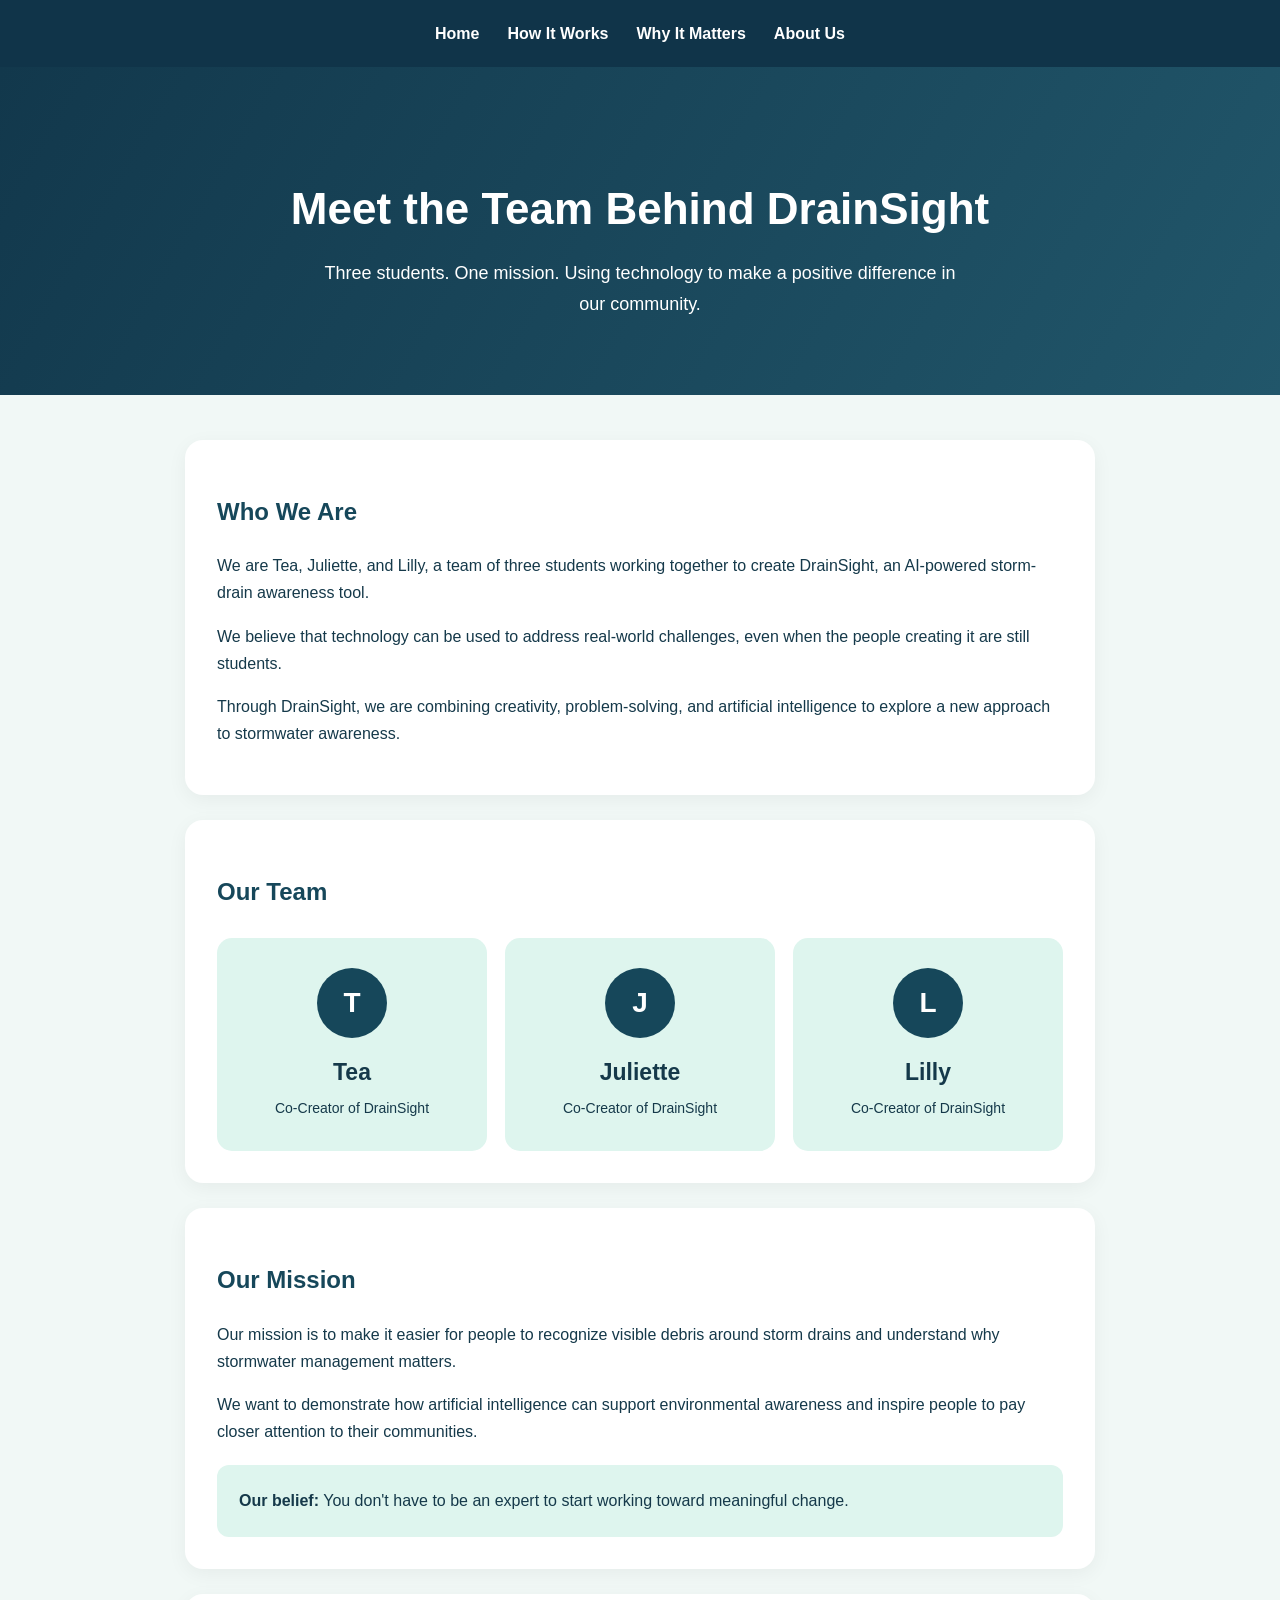
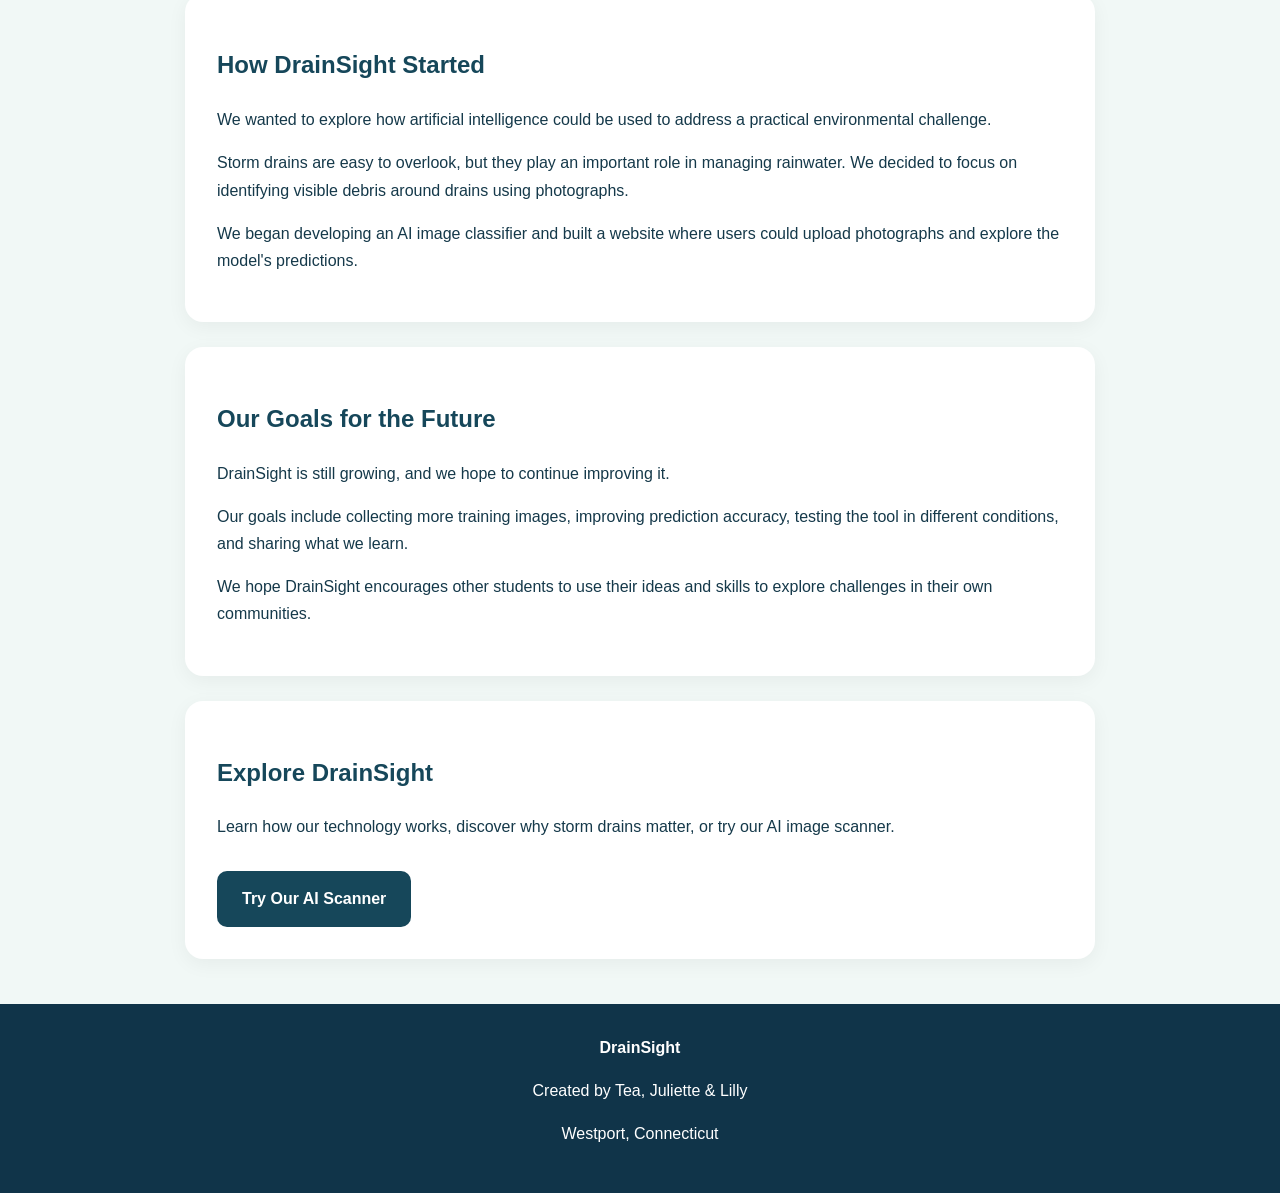
<file: about.html>
<!DOCTYPE html>
<html lang="en">
<head>
  <meta charset="UTF-8">
  <meta name="viewport" content="width=device-width, initial-scale=1.0">
  <title>About Us | DrainSight</title>

  <style>
    * { box-sizing: border-box; }

    body {
      margin: 0;
      font-family: Arial, sans-serif;
      background: #f1f8f6;
      color: #15394a;
      line-height: 1.7;
    }

    nav {
      background: #103449;
      padding: 20px;
      display: flex;
      justify-content: center;
      flex-wrap: wrap;
      gap: 28px;
    }

    nav a {
      color: white;
      text-decoration: none;
      font-weight: bold;
    }

    nav a:hover {
      color: #78dfca;
    }

    header {
      background: linear-gradient(120deg, #12384c, #21566a);
      color: white;
      text-align: center;
      padding: 75px 20px;
    }

    header h1 {
      font-size: 44px;
      margin-bottom: 12px;
    }

    header p {
      font-size: 18px;
      max-width: 650px;
      margin: auto;
    }

    main {
      max-width: 950px;
      margin: 45px auto;
      padding: 0 20px;
    }

    .card {
      background: white;
      border-radius: 18px;
      padding: 32px;
      margin-bottom: 25px;
      box-shadow: 0 5px 20px rgba(0,0,0,0.05);
    }

    h2 {
      color: #16475a;
    }

    .team {
      display: grid;
      grid-template-columns: repeat(3, 1fr);
      gap: 18px;
      margin-top: 25px;
    }

    .member {
      background: #def5ee;
      border-radius: 15px;
      padding: 30px 15px;
      text-align: center;
    }

    .avatar {
      width: 70px;
      height: 70px;
      background: #16475a;
      color: white;
      border-radius: 50%;
      margin: 0 auto 15px;
      display: flex;
      justify-content: center;
      align-items: center;
      font-size: 28px;
      font-weight: bold;
    }

    .member h3 {
      margin: 0;
      font-size: 23px;
    }

    .member p {
      margin: 5px 0 0;
      font-size: 14px;
    }

    .highlight {
      background: #def5ee;
      padding: 22px;
      border-radius: 12px;
      margin-top: 20px;
    }

    .button {
      display: inline-block;
      background: #16475a;
      color: white;
      padding: 14px 25px;
      border-radius: 10px;
      text-decoration: none;
      font-weight: bold;
      margin-top: 15px;
    }

    .button:hover {
      background: #257783;
    }

    footer {
      text-align: center;
      padding: 30px;
      background: #103449;
      color: white;
    }

    @media (max-width: 600px) {
      header h1 { font-size: 34px; }
      .card { padding: 22px; }
      .team { grid-template-columns: 1fr; }
      nav { gap: 16px; }
    }
  </style>
</head>

<body>

  <nav>
    <a href="/drainsight/">Home</a>
    <a href="./how-it-works.html">How It Works</a>
    <a href="./why-it-matters.html">Why It Matters</a>
    <a href="./about.html">About Us</a>
  </nav>

  <header>
    <h1>Meet the Team Behind DrainSight</h1>
    <p>
      Three students. One mission.
      Using technology to make a positive
      difference in our community.
    </p>
  </header>

  <main>

    <section class="card">
      <h2>Who We Are</h2>
      <p>
        We are Tea, Juliette, and Lilly, a team of
        three students working together to create
        DrainSight, an AI-powered storm-drain
        awareness tool.
      </p>
      <p>
        We believe that technology can be used
        to address real-world challenges, even
        when the people creating it are still
        students.
      </p>
      <p>
        Through DrainSight, we are combining
        creativity, problem-solving, and
        artificial intelligence to explore
        a new approach to stormwater awareness.
      </p>
    </section>

    <section class="card">
      <h2>Our Team</h2>

      <div class="team">

        <div class="member">
          <div class="avatar">T</div>
          <h3>Tea</h3>
          <p>Co-Creator of DrainSight</p>
        </div>

        <div class="member">
          <div class="avatar">J</div>
          <h3>Juliette</h3>
          <p>Co-Creator of DrainSight</p>
        </div>

        <div class="member">
          <div class="avatar">L</div>
          <h3>Lilly</h3>
          <p>Co-Creator of DrainSight</p>
        </div>

      </div>
    </section>

    <section class="card">
      <h2>Our Mission</h2>
      <p>
        Our mission is to make it easier for
        people to recognize visible debris
        around storm drains and understand
        why stormwater management matters.
      </p>
      <p>
        We want to demonstrate how artificial
        intelligence can support environmental
        awareness and inspire people to pay
        closer attention to their communities.
      </p>

      <div class="highlight">
        <strong>Our belief:</strong>
        You don't have to be an expert to
        start working toward meaningful change.
      </div>
    </section>

    <section class="card">
      <h2>How DrainSight Started</h2>
      <p>
        We wanted to explore how artificial
        intelligence could be used to address
        a practical environmental challenge.
      </p>
      <p>
        Storm drains are easy to overlook,
        but they play an important role in
        managing rainwater. We decided to
        focus on identifying visible debris
        around drains using photographs.
      </p>
      <p>
        We began developing an AI image
        classifier and built a website
        where users could upload photographs
        and explore the model's predictions.
      </p>
    </section>

    <section class="card">
      <h2>Our Goals for the Future</h2>
      <p>
        DrainSight is still growing, and
        we hope to continue improving it.
      </p>
      <p>
        Our goals include collecting more
        training images, improving prediction
        accuracy, testing the tool in different
        conditions, and sharing what we learn.
      </p>
      <p>
        We hope DrainSight encourages other
        students to use their ideas and
        skills to explore challenges in
        their own communities.
      </p>
    </section>

    <section class="card">
      <h2>Explore DrainSight</h2>
      <p>
        Learn how our technology works,
        discover why storm drains matter,
        or try our AI image scanner.
      </p>

      <a class="button" href="/drainsight/">
        Try Our AI Scanner
      </a>
    </section>

  </main>

  <footer>
    <strong>DrainSight</strong>
    <p>Created by Tea, Juliette & Lilly</p>
    <p>Westport, Connecticut</p>
  </footer>

</body>
</html>
</file>
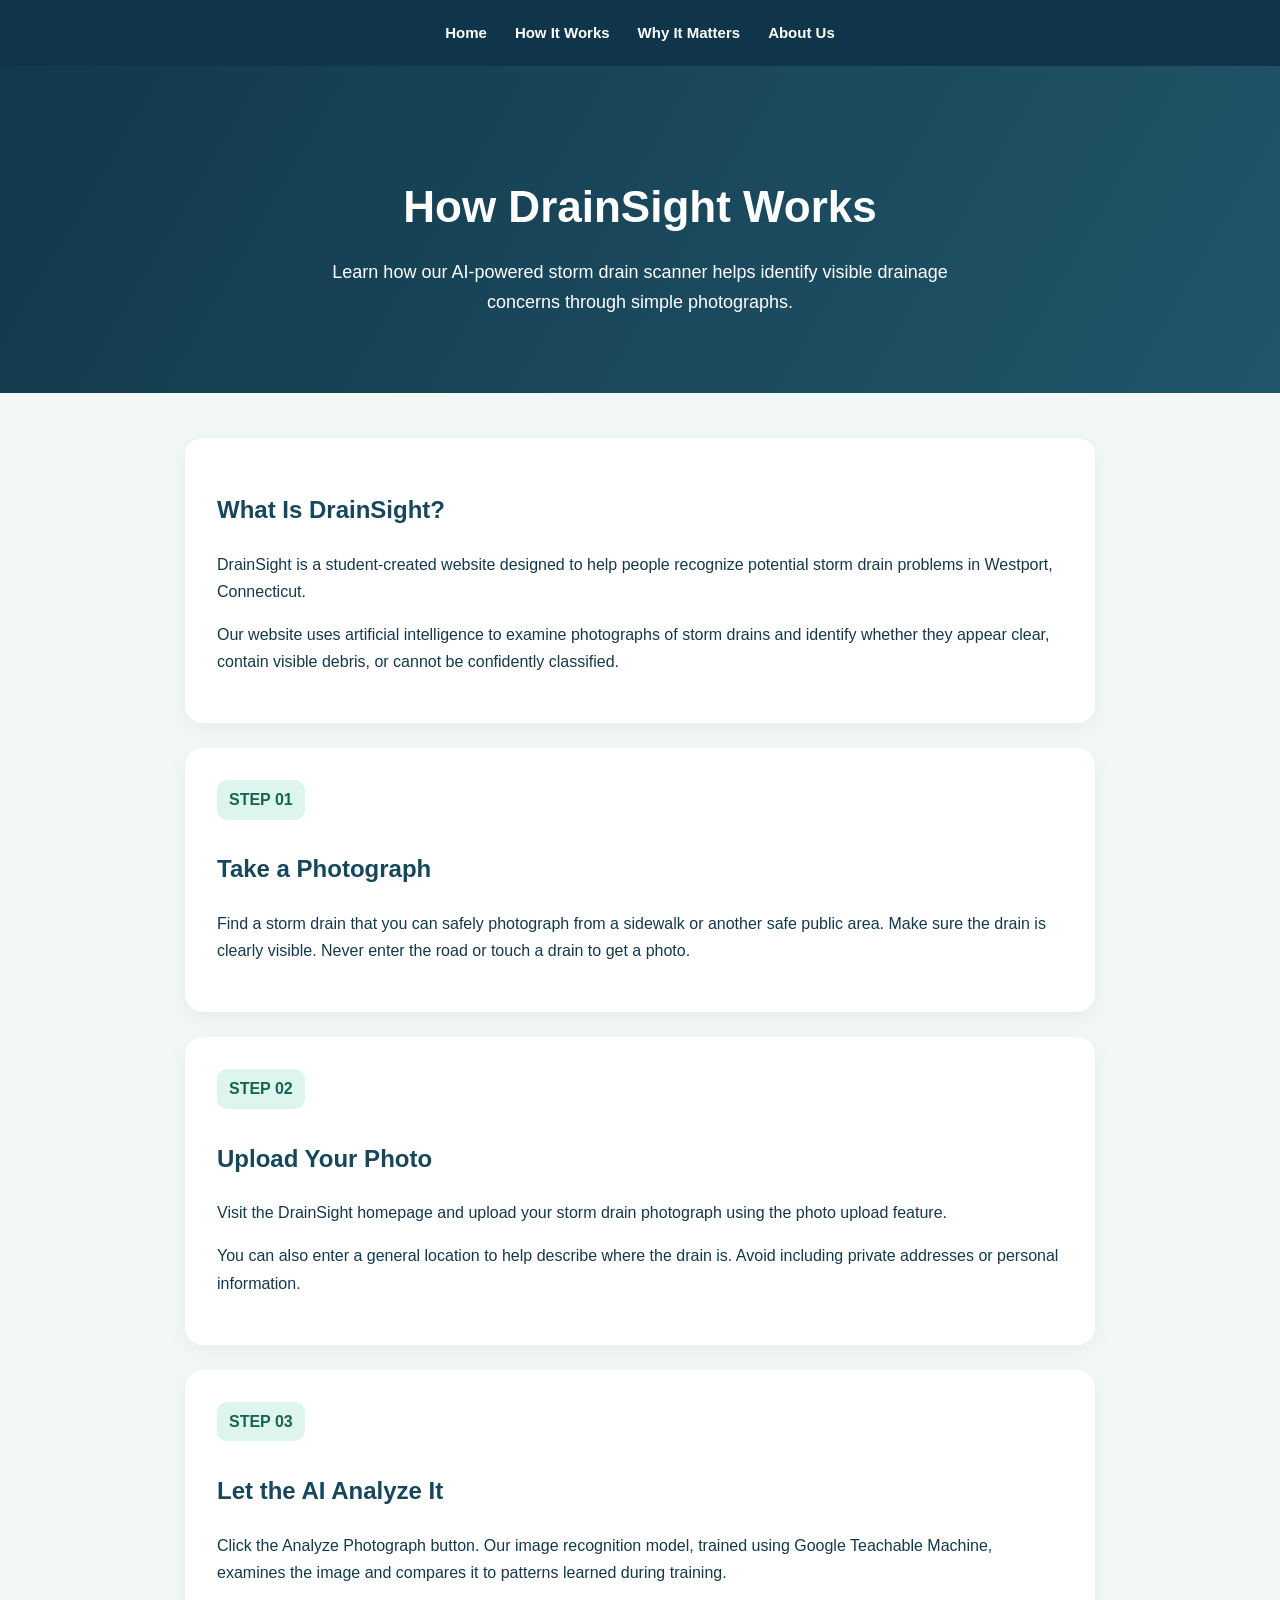
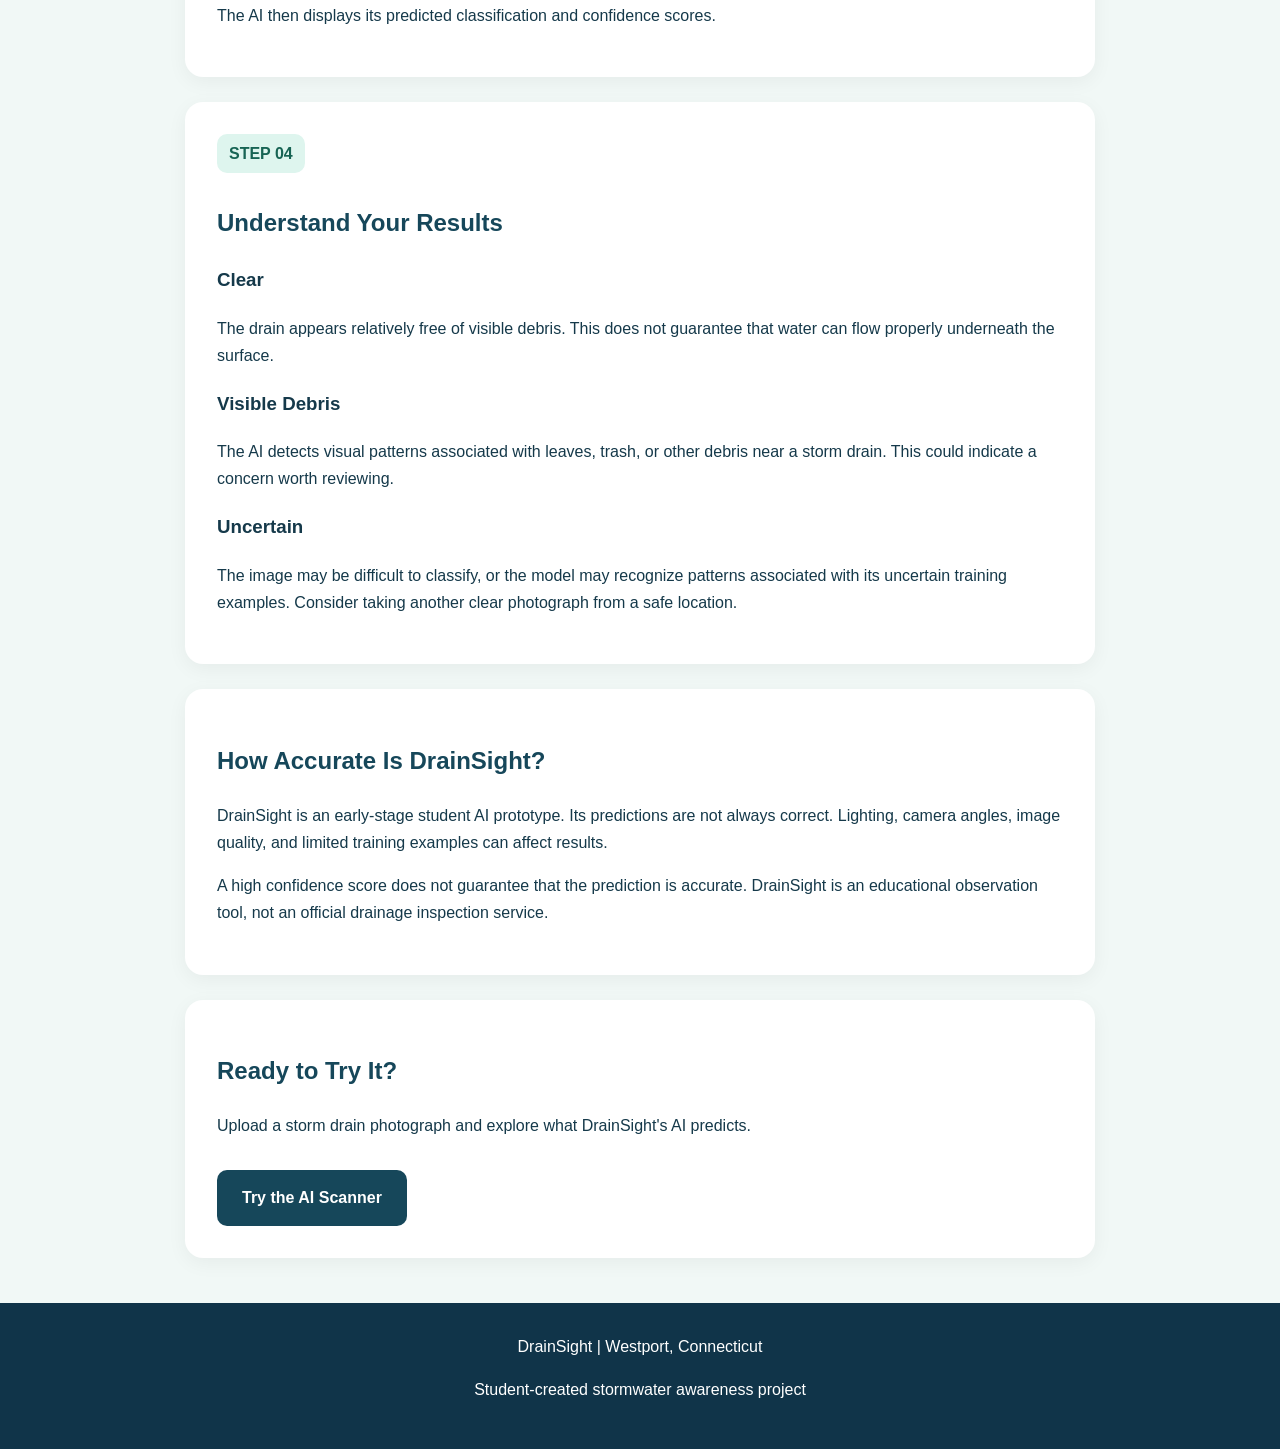
<file: how-it-works.html>
<!DOCTYPE html>
<html lang="en">
<head>
  <meta charset="UTF-8">
  <meta name="viewport" content="width=device-width, initial-scale=1.0">
  <title>How It Works | DrainSight</title>
  <style>
    * {
      box-sizing: border-box;
    }

    body {
      margin: 0;
      font-family: Arial, sans-serif;
      background: #f1f8f6;
      color: #15394a;
      line-height: 1.7;
    }

    nav {
      background: #103449;
      padding: 20px;
      display: flex;
      justify-content: center;
      flex-wrap: wrap;
      gap: 28px;
    }

    nav a {
      color: white;
      text-decoration: none;
      font-weight: bold;
      font-size: 15px;
    }

    nav a:hover {
      color: #78dfca;
    }

    header {
      background: linear-gradient(120deg, #12384c, #21566a);
      color: white;
      text-align: center;
      padding: 75px 20px;
    }

    header h1 {
      font-size: 44px;
      margin-bottom: 12px;
    }

    header p {
      max-width: 650px;
      margin: auto;
      font-size: 18px;
    }

    main {
      max-width: 950px;
      margin: 45px auto;
      padding: 0 20px;
    }

    .card {
      background: white;
      border-radius: 18px;
      padding: 32px;
      margin-bottom: 25px;
      box-shadow: 0 5px 20px rgba(0,0,0,0.05);
    }

    h2 {
      color: #16475a;
    }

    .number {
      display: inline-block;
      background: #def5ee;
      color: #176454;
      border-radius: 10px;
      padding: 6px 12px;
      font-weight: bold;
      margin-bottom: 10px;
    }

    .button {
      display: inline-block;
      background: #16475a;
      color: white;
      padding: 14px 25px;
      border-radius: 10px;
      text-decoration: none;
      font-weight: bold;
      margin-top: 15px;
    }

    .button:hover {
      background: #257783;
    }

    footer {
      text-align: center;
      padding: 30px;
      background: #103449;
      color: white;
    }
  </style>
</head>

<body>

  <!-- Navigation menu -->
  <nav>
    <a href="./index.html">Home</a>
    <a href="./how-it-works.html">How It Works</a>
    <a href="./why-it-matters.html">Why It Matters</a>
    <a href="./about.html">About Us</a>
  </nav>

  <header>
    <h1>How DrainSight Works</h1>
    <p>
      Learn how our AI-powered storm drain scanner
      helps identify visible drainage concerns
      through simple photographs.
    </p>
  </header>

  <main>

    <section class="card">
      <h2>What Is DrainSight?</h2>
      <p>
        DrainSight is a student-created website designed
        to help people recognize potential storm drain
        problems in Westport, Connecticut.
      </p>
      <p>
        Our website uses artificial intelligence to examine
        photographs of storm drains and identify whether
        they appear clear, contain visible debris,
        or cannot be confidently classified.
      </p>
    </section>

    <section class="card">
      <span class="number">STEP 01</span>
      <h2>Take a Photograph</h2>
      <p>
        Find a storm drain that you can safely photograph
        from a sidewalk or another safe public area.
        Make sure the drain is clearly visible.
        Never enter the road or touch a drain to get a photo.
      </p>
    </section>

    <section class="card">
      <span class="number">STEP 02</span>
      <h2>Upload Your Photo</h2>
      <p>
        Visit the DrainSight homepage and upload
        your storm drain photograph using the
        photo upload feature.
      </p>
      <p>
        You can also enter a general location
        to help describe where the drain is.
        Avoid including private addresses or
        personal information.
      </p>
    </section>

    <section class="card">
      <span class="number">STEP 03</span>
      <h2>Let the AI Analyze It</h2>
      <p>
        Click the Analyze Photograph button.
        Our image recognition model, trained using
        Google Teachable Machine, examines the image
        and compares it to patterns learned during training.
      </p>
      <p>
        The AI then displays its predicted classification
        and confidence scores.
      </p>
    </section>

    <section class="card">
      <span class="number">STEP 04</span>
      <h2>Understand Your Results</h2>

      <h3>Clear</h3>
      <p>
        The drain appears relatively free of visible debris.
        This does not guarantee that water can flow
        properly underneath the surface.
      </p>

      <h3>Visible Debris</h3>
      <p>
        The AI detects visual patterns associated with
        leaves, trash, or other debris near a storm drain.
        This could indicate a concern worth reviewing.
      </p>

      <h3>Uncertain</h3>
      <p>
        The image may be difficult to classify,
        or the model may recognize patterns associated
        with its uncertain training examples.
        Consider taking another clear photograph
        from a safe location.
      </p>
    </section>

    <section class="card">
      <h2>How Accurate Is DrainSight?</h2>
      <p>
        DrainSight is an early-stage student AI prototype.
        Its predictions are not always correct.
        Lighting, camera angles, image quality,
        and limited training examples can affect results.
      </p>
      <p>
        A high confidence score does not guarantee
        that the prediction is accurate.
        DrainSight is an educational observation tool,
        not an official drainage inspection service.
      </p>
    </section>

    <section class="card">
      <h2>Ready to Try It?</h2>
      <p>
        Upload a storm drain photograph and explore
        what DrainSight's AI predicts.
      </p>
      <a class="button" href="./index.html">
        Try the AI Scanner
      </a>
    </section>

  </main>

  <footer>
    DrainSight | Westport, Connecticut
    <p>Student-created stormwater awareness project</p>
  </footer>

</body>
</html>
</file>
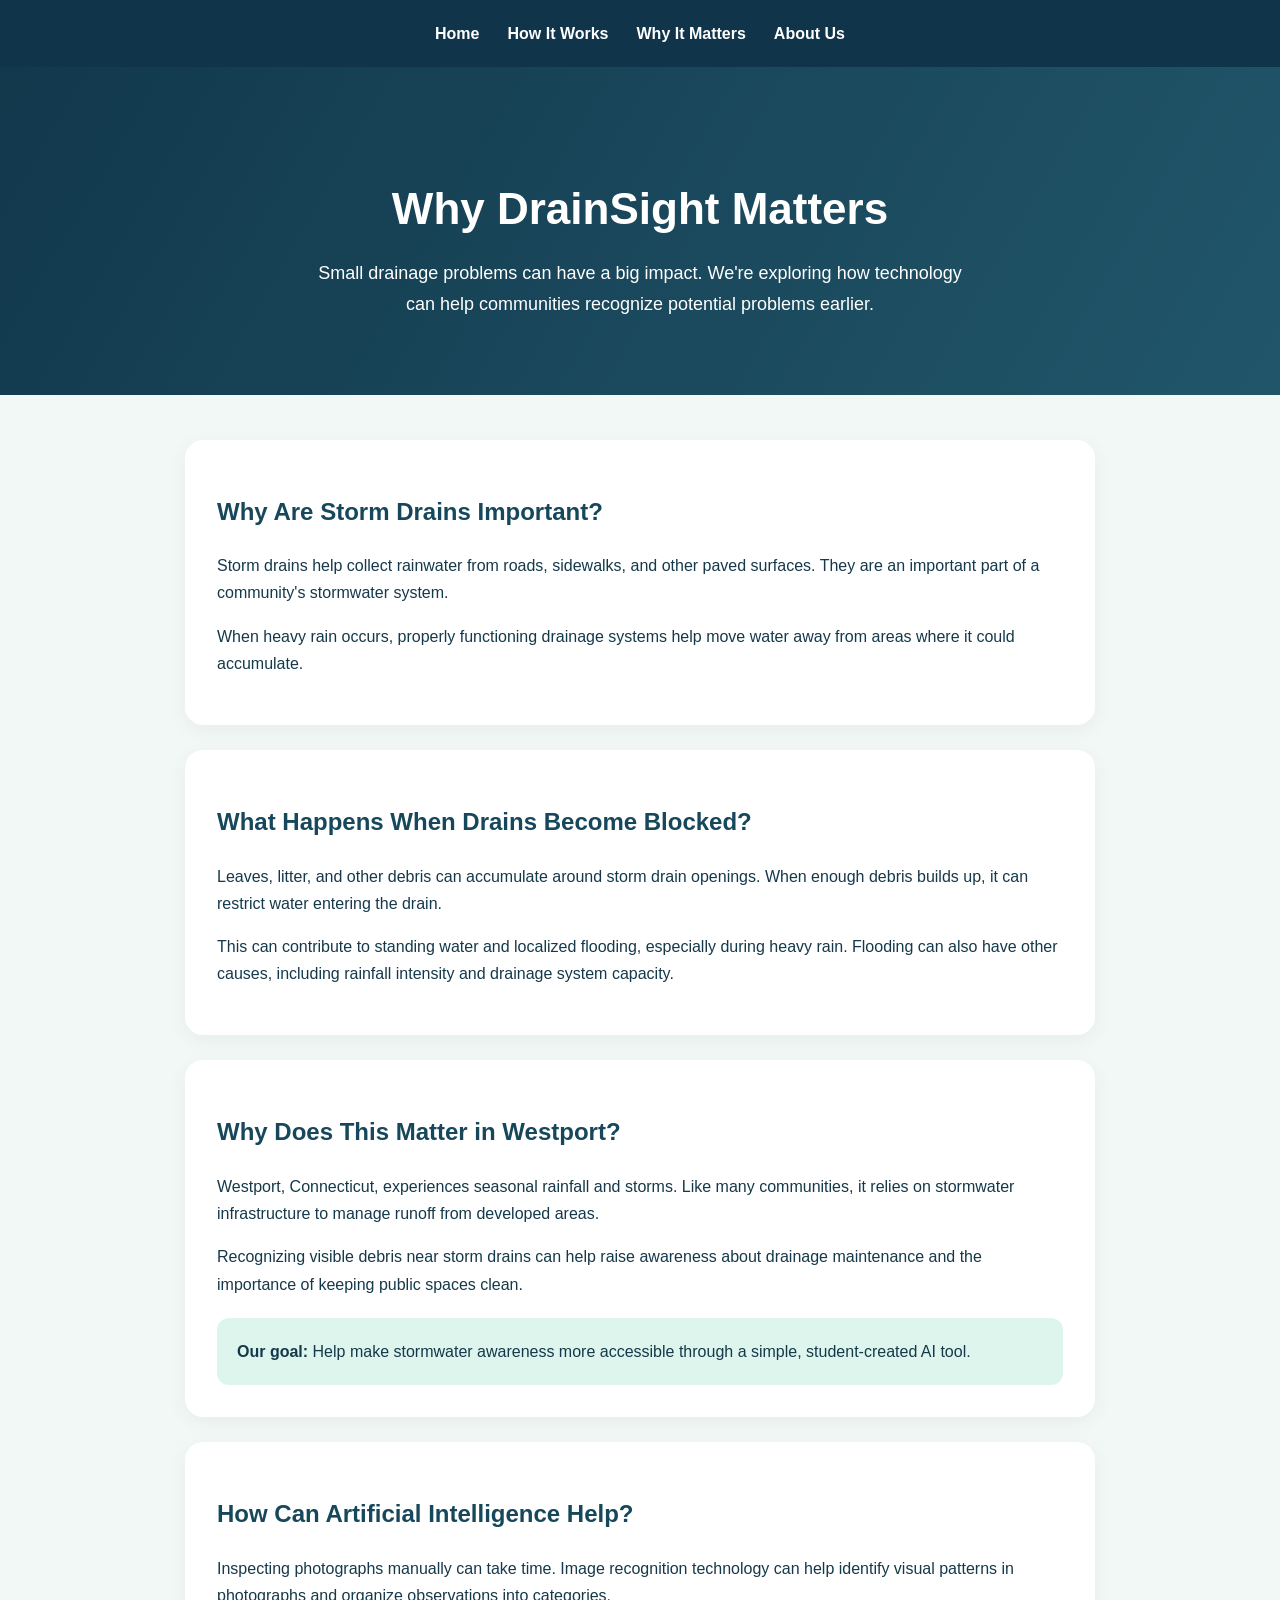
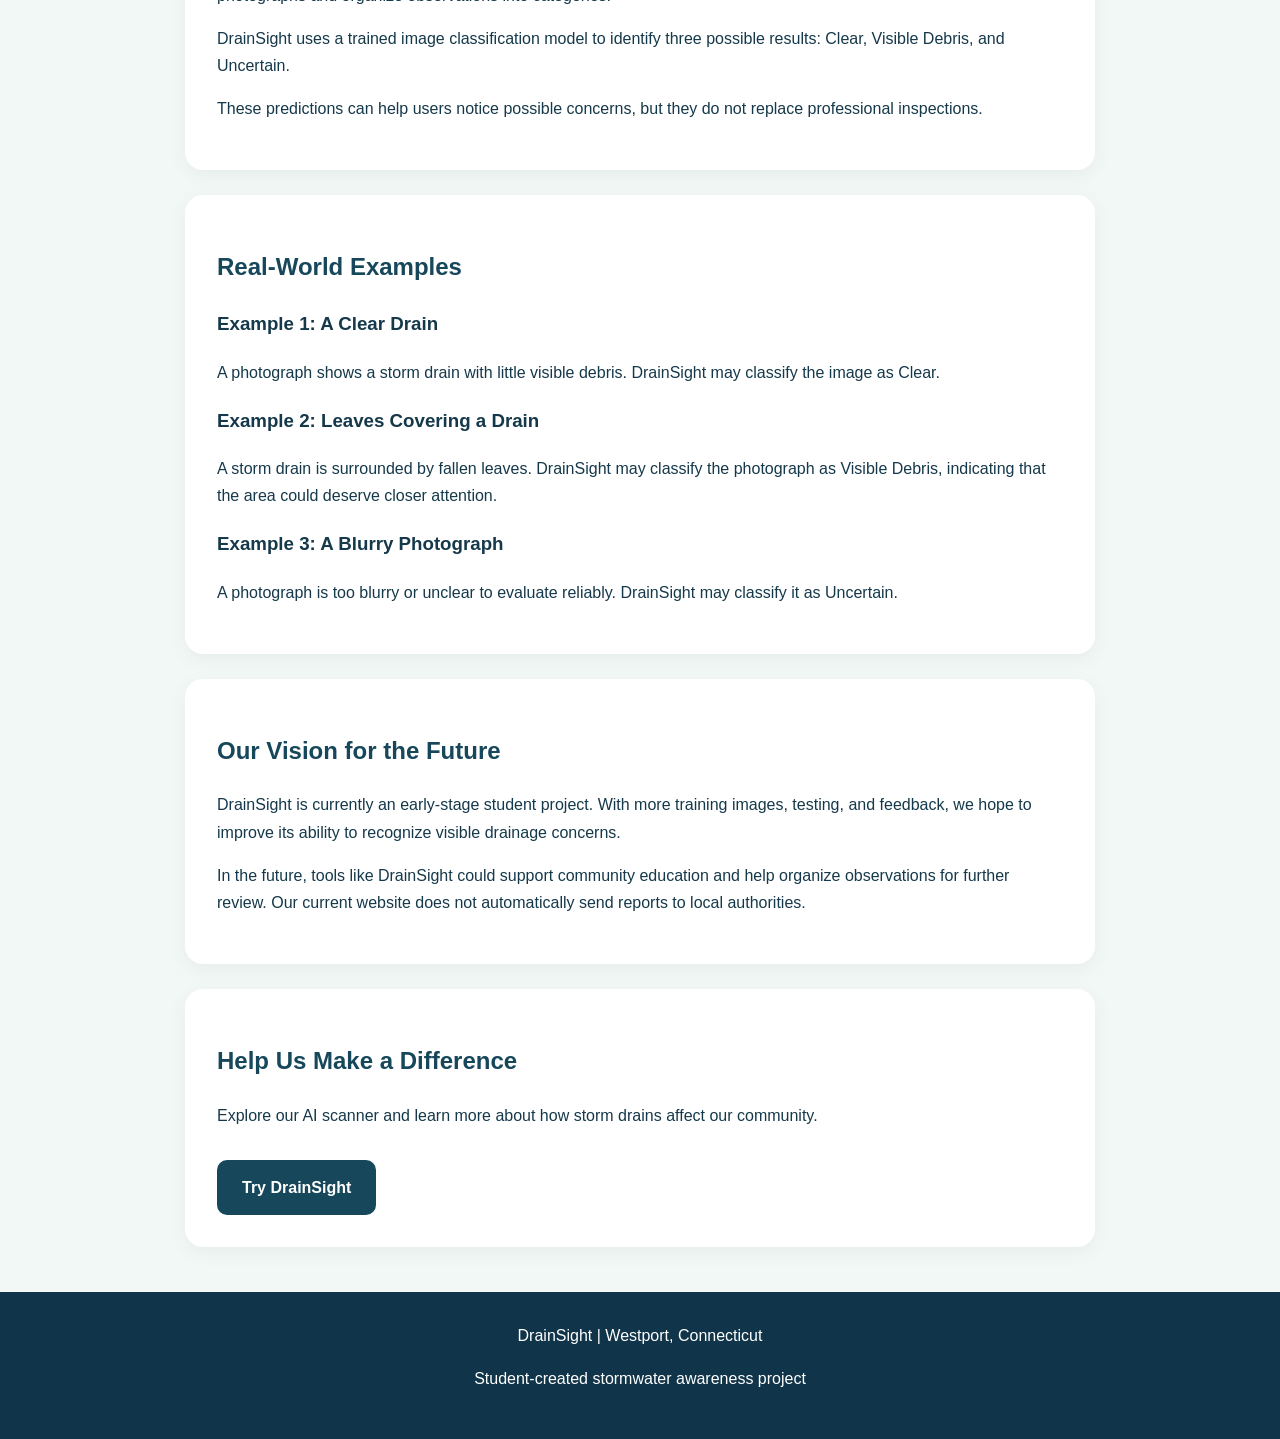
<file: why-it-matters.html>
<!DOCTYPE html>
<html lang="en">
<head>
  <meta charset="UTF-8">
  <meta name="viewport" content="width=device-width, initial-scale=1.0">
  <title>Why It Matters | DrainSight</title>

  <style>
    * { box-sizing: border-box; }

    body {
      margin: 0;
      font-family: Arial, sans-serif;
      background: #f1f8f6;
      color: #15394a;
      line-height: 1.7;
    }

    nav {
      background: #103449;
      padding: 20px;
      display: flex;
      justify-content: center;
      flex-wrap: wrap;
      gap: 28px;
    }

    nav a {
      color: white;
      text-decoration: none;
      font-weight: bold;
    }

    nav a:hover {
      color: #78dfca;
    }

    header {
      background: linear-gradient(120deg, #12384c, #21566a);
      color: white;
      text-align: center;
      padding: 75px 20px;
    }

    header h1 {
      font-size: 44px;
      margin-bottom: 12px;
    }

    header p {
      font-size: 18px;
      max-width: 650px;
      margin: auto;
    }

    main {
      max-width: 950px;
      margin: 45px auto;
      padding: 0 20px;
    }

    .card {
      background: white;
      border-radius: 18px;
      padding: 32px;
      margin-bottom: 25px;
      box-shadow: 0 5px 20px rgba(0,0,0,0.05);
    }

    h2 { color: #16475a; }

    .highlight {
      background: #def5ee;
      padding: 20px;
      border-radius: 12px;
      margin-top: 20px;
    }

    .button {
      display: inline-block;
      background: #16475a;
      color: white;
      padding: 14px 25px;
      border-radius: 10px;
      text-decoration: none;
      font-weight: bold;
      margin-top: 15px;
    }

    .button:hover {
      background: #257783;
    }

    footer {
      text-align: center;
      padding: 30px;
      background: #103449;
      color: white;
    }

    @media (max-width: 600px) {
      header h1 { font-size: 34px; }
      .card { padding: 22px; }
      nav { gap: 16px; }
    }
  </style>
</head>

<body>

  <nav>
    <a href="/drainsight/">Home</a>
    <a href="./how-it-works.html">How It Works</a>
    <a href="./why-it-matters.html">Why It Matters</a>
    <a href="./about.html">About Us</a>
  </nav>

  <header>
    <h1>Why DrainSight Matters</h1>
    <p>
      Small drainage problems can have a big impact.
      We're exploring how technology can help communities
      recognize potential problems earlier.
    </p>
  </header>

  <main>

    <section class="card">
      <h2>Why Are Storm Drains Important?</h2>
      <p>
        Storm drains help collect rainwater from roads,
        sidewalks, and other paved surfaces. They are an
        important part of a community's stormwater system.
      </p>
      <p>
        When heavy rain occurs, properly functioning
        drainage systems help move water away from
        areas where it could accumulate.
      </p>
    </section>

    <section class="card">
      <h2>What Happens When Drains Become Blocked?</h2>
      <p>
        Leaves, litter, and other debris can accumulate
        around storm drain openings. When enough debris
        builds up, it can restrict water entering the drain.
      </p>
      <p>
        This can contribute to standing water and
        localized flooding, especially during heavy rain.
        Flooding can also have other causes, including
        rainfall intensity and drainage system capacity.
      </p>
    </section>

    <section class="card">
      <h2>Why Does This Matter in Westport?</h2>
      <p>
        Westport, Connecticut, experiences seasonal
        rainfall and storms. Like many communities,
        it relies on stormwater infrastructure to
        manage runoff from developed areas.
      </p>
      <p>
        Recognizing visible debris near storm drains
        can help raise awareness about drainage
        maintenance and the importance of keeping
        public spaces clean.
      </p>

      <div class="highlight">
        <strong>Our goal:</strong>
        Help make stormwater awareness more accessible
        through a simple, student-created AI tool.
      </div>
    </section>

    <section class="card">
      <h2>How Can Artificial Intelligence Help?</h2>
      <p>
        Inspecting photographs manually can take time.
        Image recognition technology can help identify
        visual patterns in photographs and organize
        observations into categories.
      </p>
      <p>
        DrainSight uses a trained image classification
        model to identify three possible results:
        Clear, Visible Debris, and Uncertain.
      </p>
      <p>
        These predictions can help users notice
        possible concerns, but they do not replace
        professional inspections.
      </p>
    </section>

    <section class="card">
      <h2>Real-World Examples</h2>

      <h3>Example 1: A Clear Drain</h3>
      <p>
        A photograph shows a storm drain with little
        visible debris. DrainSight may classify
        the image as Clear.
      </p>

      <h3>Example 2: Leaves Covering a Drain</h3>
      <p>
        A storm drain is surrounded by fallen leaves.
        DrainSight may classify the photograph as
        Visible Debris, indicating that the area
        could deserve closer attention.
      </p>

      <h3>Example 3: A Blurry Photograph</h3>
      <p>
        A photograph is too blurry or unclear to
        evaluate reliably. DrainSight may classify
        it as Uncertain.
      </p>
    </section>

    <section class="card">
      <h2>Our Vision for the Future</h2>
      <p>
        DrainSight is currently an early-stage
        student project. With more training images,
        testing, and feedback, we hope to improve
        its ability to recognize visible drainage
        concerns.
      </p>
      <p>
        In the future, tools like DrainSight could
        support community education and help
        organize observations for further review.
        Our current website does not automatically
        send reports to local authorities.
      </p>
    </section>

    <section class="card">
      <h2>Help Us Make a Difference</h2>
      <p>
        Explore our AI scanner and learn more
        about how storm drains affect our community.
      </p>

      <a class="button" href="/drainsight/">
        Try DrainSight
      </a>
    </section>

  </main>

  <footer>
    DrainSight | Westport, Connecticut
    <p>Student-created stormwater awareness project</p>
  </footer>

</body>
</html>
</file>
